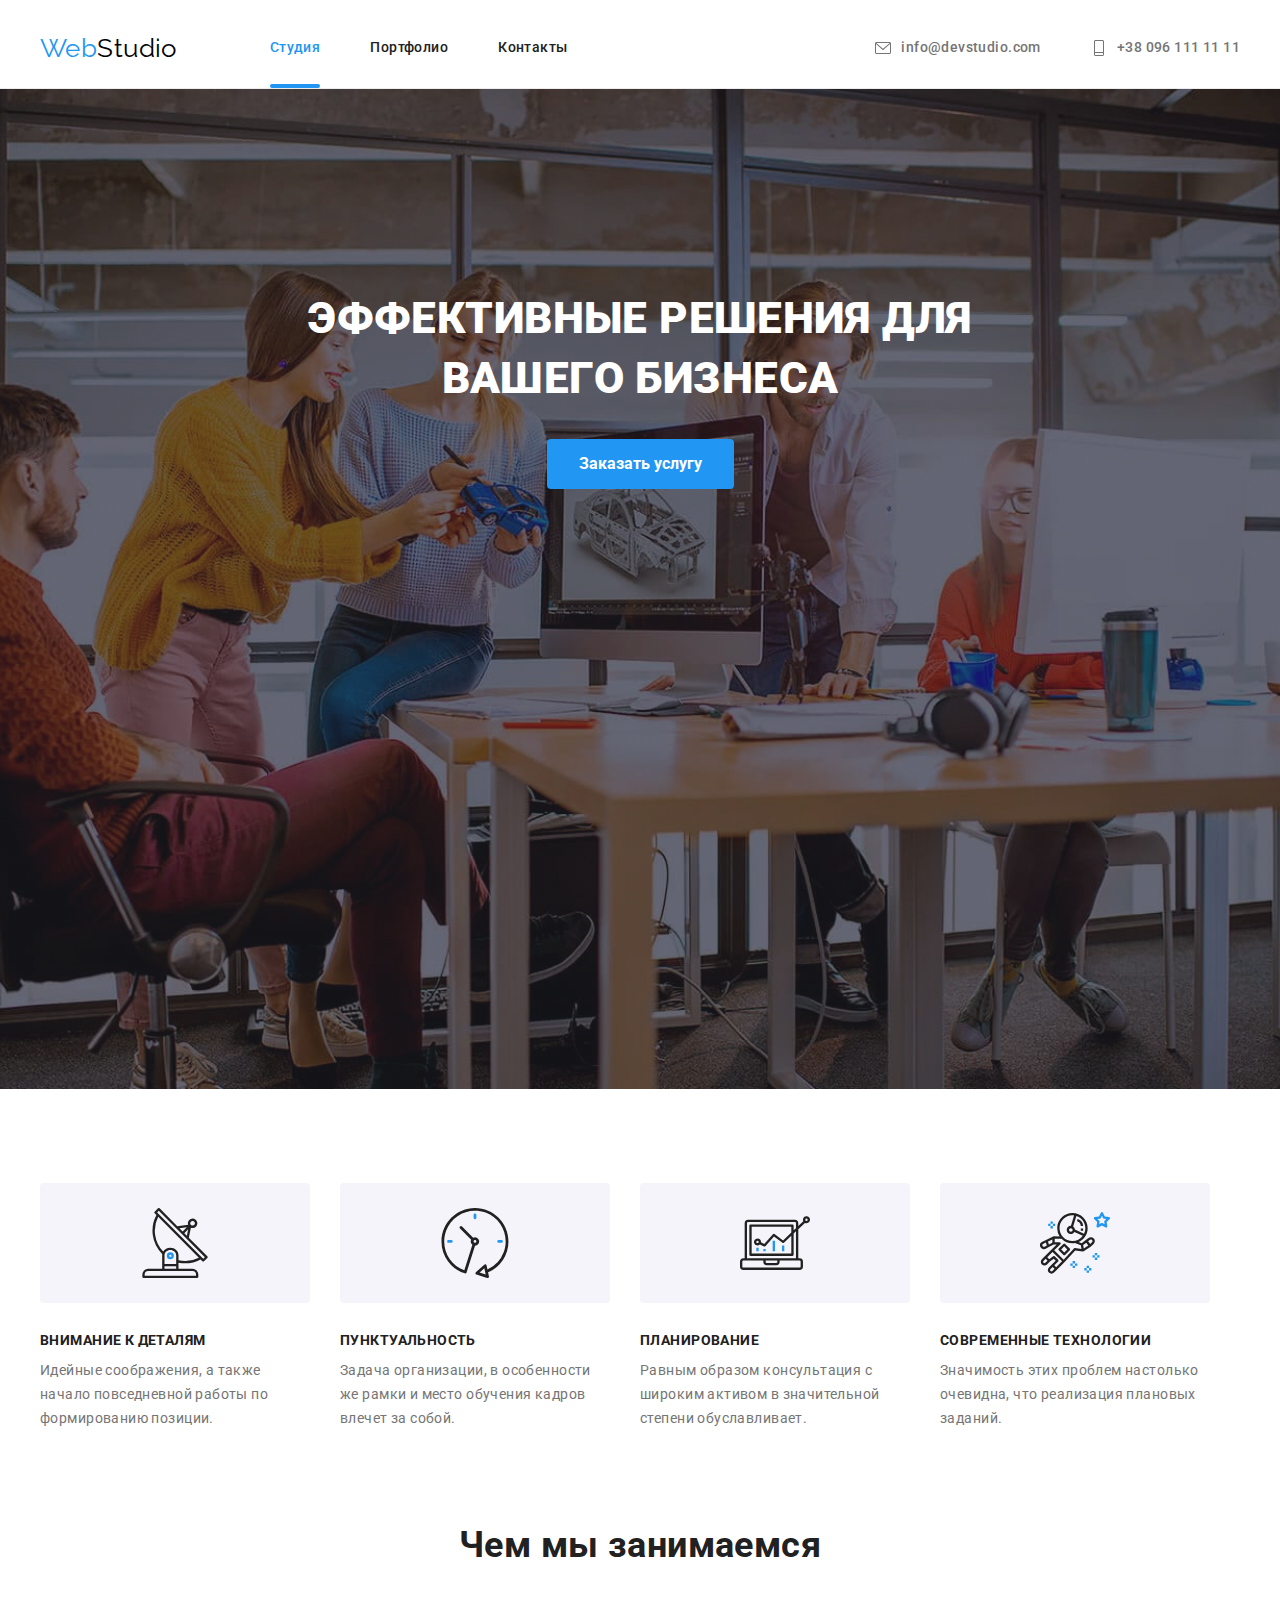
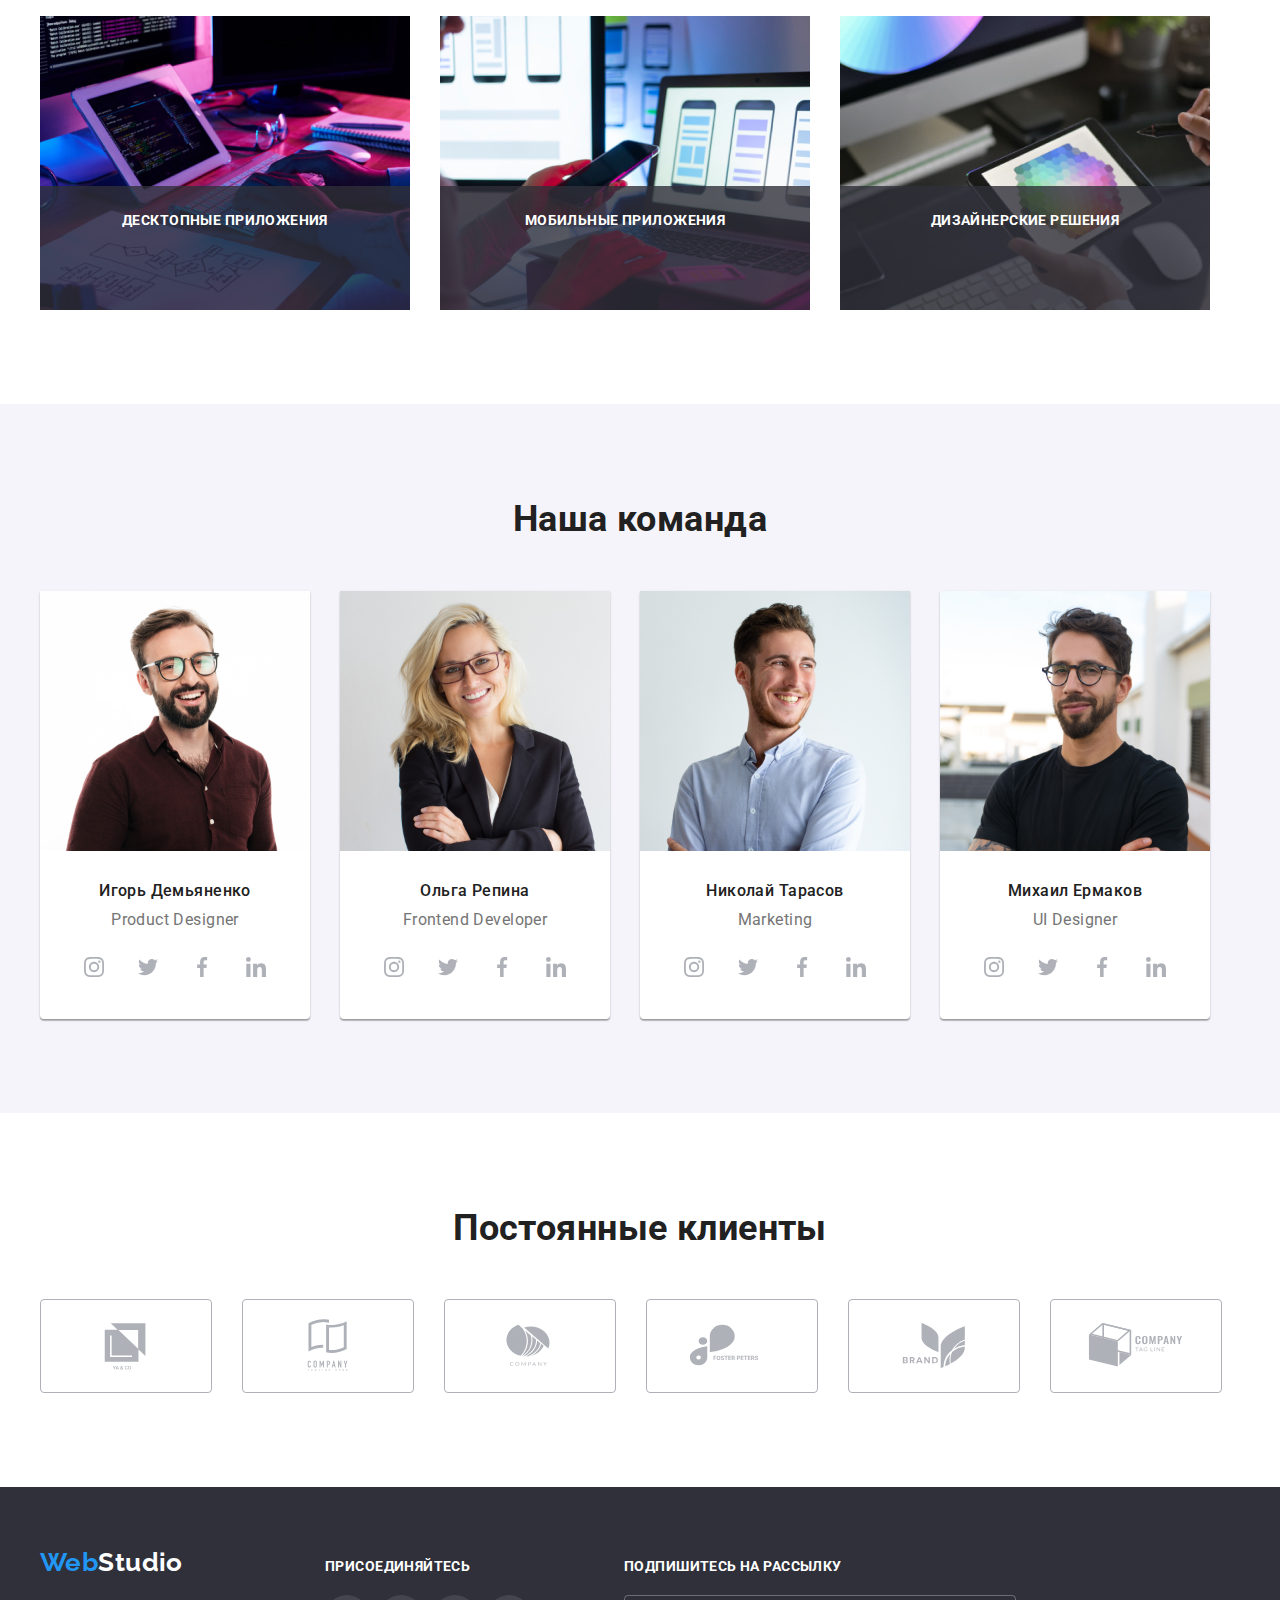
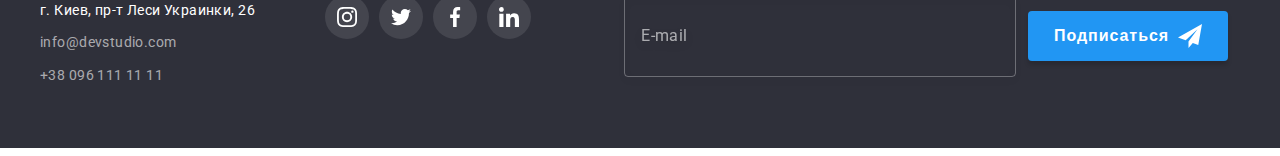
<file: index.html>
<!DOCTYPE html>
<html lang="ru">

<head>
  <meta charset="UTF-8" />
  <meta http-equiv="X-UA-Compatible" content="IE=edge" />
  <meta name="viewport" content="width=device-width, initial-scale=1.0" />
  <title>Web studio</title>
  <link href="https://fonts.googleapis.com/css2?family=Raleway:wght@700&family=Roboto:wght@400;500;700;900&display=swap"
    rel="stylesheet" />
  <link rel="stylesheet" href="https://cdnjs.cloudflare.com/ajax/libs/modern-normalize/1.1.0/modern-normalize.min.css"
    integrity="sha512-wpPYUAdjBVSE4KJnH1VR1HeZfpl1ub8YT/NKx4PuQ5NmX2tKuGu6U/JRp5y+Y8XG2tV+wKQpNHVUX03MfMFn9Q=="
    crossorigin="anonymous" referrerpolicy="no-referrer" />
  <link rel="stylesheet" href="./css/styles.css" />
</head>

<body>
  <!-- Шапка сайту -->
  <header class="head">
    <div class="container header">
      <a href="./index.html" class="logo-primary"> <span class="logo-header">Web</span>Studio</a>

      <nav>
        <ul class="nav-list">
          <li class="nav-list-item">
            <a href="./index.html" class="nav-link current">Студия</a>
          </li>
          <li class="nav-list-item"><a href="./portfolio.html" class="nav-link">Портфолио</a></li>
          <li class="nav-list-item"><a href="" class="nav-link">Контакты</a></li>
        </ul>
      </nav>

      <ul class="contacts-list">
        <li class="contacts-list-item">
          <a href="mailto:info@devstudio.com" class="contacts-link">
            <svg class="mail-icon">
              <use href="./images/icons.svg#icon-mail"></use>
            </svg>info@devstudio.com</a>
        </li>
        <li class="contacts-list-item">
          <a href="tel:+380961111111" class="contacts-link">
            <svg class="telephone-icon">
              <use href="./images/icons.svg#icon-telephone"></use>
            </svg>+38 096 111 11 11</a>
        </li>
      </ul>
    </div>
  </header>

  <!-- Унікальний контент сторінки -->
  <main>
    <section class="section-hero section">
      <div class="container">
        <h1 class="hero-title">Эффективные решения для вашего бизнеса</h1>
        <button data-modal-open type="button" class="hero-btn">Заказать услугу</button>
      </div>
      <div data-modal class="backdrop is-hidden">
        <div class="modal">
          <p class="form-title">Оставьте свои данные, мы вам перезвоним</p>
          <form autocomplete="off">
            <label class="label" for="name">Имя</label>
            <div class="form-field">
              <input class="form-input" type="text" name="name" id="name" />
              <svg class="modal-icon">
                <use href="./images/icons.svg#icon-person"></use>
              </svg>
            </div>

            <label class="label" for="telephone">Телефон</label>
            <div class="form-field">
              <input class="form-input" type="tel" name="telephone" id="telephone" />
              <svg class="modal-icon">
                <use href="./images/icons.svg#icon-phone"></use>
              </svg>
            </div>

            <label class="label" for="mail">Почта</label>
            <div class="form-field">
              <input class="form-input" type="email" name="mail" id="mail" />
              <svg class="modal-icon">
                <use href="./images/icons.svg#icon-email"></use>
              </svg>
            </div>

            <label class="label" for="coment">Комментарий</label>
            <div>
              <textarea class="coment" name="coment" id="coment" placeholder="Введите текст"></textarea>
            </div>

            <label class="checkbox-agree" for="checkbox">
            <input class="checkbox" type="checkbox" name="agree" id="checkbox">
            <span class="checkbox-icon"></span>
            Соглашаюсь с рассылкой и принимаю &nbsp; <a href="" class="condition-link"> Условия договора</a></label>

            <button class="send-btn" type="submit">Отправить</button>
            
          </form>
          <button data-modal-close type="button" class="close-btn">
            <svg class="close-icon">
              <use href="./images/icons.svg#icon-close"></use>
            </svg>
          </button>
        </div>
      </div>
    </section>

    <!-- Переваги секція -->
    <section class="pros-section section">
      <div class="container">
        <ul class="pros-list">
          <li class="pros-list-item">
            <div class="pros-icon-container">
              <svg class="pros-icon">
                <use href="./images/icons.svg#icon-antenna"></use>
              </svg>
            </div>
            <h3 class="pros-title">Внимание к деталям</h3>
            <p class="pros-text">
              Идейные соображения, а также начало повседневной работы по формированию позиции.
            </p>
          </li>
          <li class="pros-list-item">
            <div class="pros-icon-container">
              <svg class="pros-icon">
                <use href="./images/icons.svg#icon-clock"></use>
              </svg>
            </div>
            <h3 class="pros-title">Пунктуальность</h3>
            <p class="pros-text">
              Задача организации, в особенности же рамки и место обучения кадров влечет за собой.
            </p>
          </li>
          <li class="pros-list-item">
            <div class="pros-icon-container">
              <svg class="pros-icon">
                <use href="./images/icons.svg#icon-diagram"></use>
              </svg>
            </div>
            <h3 class="pros-title">Планирование</h3>
            <p class="pros-text">
              Равным образом консультация с широким активом в значительной степени обуславливает.
            </p>
          </li>
          <li class="pros-list-item">
            <div class="pros-icon-container">
              <svg class="pros-icon">
                <use href="./images/icons.svg#icon-astronaut"></use>
              </svg>
            </div>
            <h3 class="pros-title">Современные технологии</h3>
            <p class="pros-text">
              Значимость этих проблем настолько очевидна, что реализация плановых заданий.
            </p>
          </li>
        </ul>
      </div>
    </section>

    <!-- Секція робіт -->
    <section class="work section">
      <div class="container">
        <h2 class="work-title">Чем мы занимаемся</h2>
        <ul class="work-list">
          <li class="work-list-item">
            <img src="./images/box_1.jpg" alt="computer,some_notes,tablet" width="370" class="work-link" />
            <p class="work-text">Десктопные приложения</p>
          </li>
          <li class="work-list-item">
            <img src="./images/box_2.jpg" alt="phone,laptop" width="370" class="work-link" />
            <p class="work-text">Мобильные приложения</p>
          </li>
          <li class="work-list-item">
            <img src="./images/box_3.jpg" alt="tablet" width="370" class="work-link" />
            <p class="work-text">Дизайнерские решения</p>
          </li>
        </ul>
      </div>
    </section>

    <!-- Наша команда -->
    <section class="team section">
      <div class="container">
        <h2 class="team-title">Наша команда</h2>
        <ul class="team-list">
          <li class="team-list-item">
            <img src="./images/img1.jpg" alt="photo_Игорь_Демьяненко" width="270" />
            <div class="team-container">
              <h3 class="staff-title">Игорь Демьяненко</h3>
              <p class="staff-position">Product Designer</p>
              <ul class="social-list">
                <li class="social-list-item">
                  <a class="social-link" href="">
                    <svg class="social-icon">
                      <use href="./images/icons.svg#icon-instagram"></use>
                    </svg>
                  </a>
                </li>
                <li class="social-list-item">
                  <a class="social-link" href="">
                    <svg class="social-icon">
                      <use href="./images/icons.svg#icon-twitter"></use>
                    </svg>
                  </a>
                </li>
                <li class="social-list-item">
                  <a class="social-link" href="">
                    <svg class="social-icon">
                      <use href="./images/icons.svg#icon-facebook"></use>
                    </svg>
                  </a>
                </li>
                <li class="social-list-item">
                  <a class="social-link" href="">
                    <svg class="social-icon">
                      <use href="./images/icons.svg#icon-linkedin"></use>
                    </svg>
                  </a>
                </li>
              </ul>
            </div>
          </li>
          <li class="team-list-item">
            <img src="./images/img2.jpg" alt="photo_Ольга_Репина" width="270" />
            <div class="team-container">
              <h3 class="staff-title">Ольга Репина</h3>
              <p class="staff-position">Frontend Developer</p>
              <ul class="social-list">
                <li class="social-list-item">
                  <a class="social-link" href="">
                    <svg class="social-icon">
                      <use href="./images/icons.svg#icon-instagram"></use>
                    </svg>
                  </a>
                </li>
                <li class="social-list-item">
                  <a class="social-link" href="">
                    <svg class="social-icon">
                      <use href="./images/icons.svg#icon-twitter"></use>
                    </svg>
                  </a>
                </li>
                <li class="social-list-item">
                  <a class="social-link" href="">
                    <svg class="social-icon">
                      <use href="./images/icons.svg#icon-facebook"></use>
                    </svg>
                  </a>
                </li>
                <li class="social-list-item">
                  <a class="social-link" href="">
                    <svg class="social-icon">
                      <use href="./images/icons.svg#icon-linkedin"></use>
                    </svg>
                  </a>
                </li>
              </ul>
            </div>
          </li>
          <li class="team-list-item">
            <img src="./images/img3.jpg" alt="photo_Николай_Тарасов" width="270" />
            <div class="team-container">
              <h3 class="staff-title">Николай Тарасов</h3>
              <p class="staff-position">Marketing</p>
              <ul class="social-list">
                <li class="social-list-item">
                  <a class="social-link" href="">
                    <svg class="social-icon">
                      <use href="./images/icons.svg#icon-instagram"></use>
                    </svg>
                  </a>
                </li>
                <li class="social-list-item">
                  <a class="social-link" href="">
                    <svg class="social-icon">
                      <use href="./images/icons.svg#icon-twitter"></use>
                    </svg>
                  </a>
                </li>
                <li class="social-list-item">
                  <a class="social-link" href="">
                    <svg class="social-icon">
                      <use href="./images/icons.svg#icon-facebook"></use>
                    </svg>
                  </a>
                </li>
                <li class="social-list-item">
                  <a class="social-link" href="">
                    <svg class="social-icon">
                      <use href="./images/icons.svg#icon-linkedin"></use>
                    </svg>
                  </a>
                </li>
              </ul>
            </div>
          </li>
          <li class="team-list-item">
            <img src="./images/img4.jpg" alt="photo_Михаил_Ермаков" width="270" />
            <div class="team-container">
              <h3 class="staff-title">Михаил Ермаков</h3>
              <p class="staff-position">UI Designer</p>
              <ul class="social-list">
                <li class="social-list-item">
                  <a class="social-link" href="">
                    <svg class="social-icon">
                      <use href="./images/icons.svg#icon-instagram"></use>
                    </svg>
                  </a>
                </li>
                <li class="social-list-item">
                  <a class="social-link" href="">
                    <svg class="social-icon">
                      <use href="./images/icons.svg#icon-twitter"></use>
                    </svg>
                  </a>
                </li>
                <li class="social-list-item">
                  <a class="social-link" href="">
                    <svg class="social-icon">
                      <use href="./images/icons.svg#icon-facebook"></use>
                    </svg>
                  </a>
                </li>
                <li class="social-list-item">
                  <a class="social-link" href="">
                    <svg class="social-icon">
                      <use href="./images/icons.svg#icon-linkedin"></use>
                    </svg>
                  </a>
                </li>
              </ul>
            </div>
          </li>
        </ul>
      </div>
    </section>

    <!-- Постійні клієнти -->
    <section class="clients-section">
      <div class="container">
        <h2 class="clients-title">Постоянные клиенты</h2>
        <ul class="clients-list">
          <li class="clients-list-item">
            <a href="" class="clients-link">
              <svg class="clients-icon">
                <use href="./images/icons.svg#icon-client1"></use>
              </svg>
            </a>
          </li>
          <li class="clients-list-item">
            <a href="" class="clients-link">
              <svg class="clients-icon">
                <use href="./images/icons.svg#icon-client2"></use>
              </svg>
            </a>
          </li>
          <li class="clients-list-item">
            <a href="" class="clients-link">
              <svg class="clients-icon">
                <use href="./images/icons.svg#icon-client3"></use>
              </svg>
            </a>
          </li>
          <li class="clients-list-item">
            <a href="" class="clients-link">
              <svg class="clients-icon">
                <use href="./images/icons.svg#icon-client4"></use>
              </svg>
            </a>
          </li>
          <li class="clients-list-item">
            <a href="" class="clients-link">
              <svg class="clients-icon">
                <use href="./images/icons.svg#icon-client5"></use>
              </svg>
            </a>
          </li>
          <li class="clients-list-item">
            <a href="" class="clients-link">
              <svg class="clients-icon">
                <use href="./images/icons.svg#icon-client6"></use>
              </svg>
            </a>
          </li>
        </ul>
      </div>
    </section>
  </main>

  <!-- Підвал сайту -->
  <footer class="footer">
    <div class="container footer-container">
      <div class="address-container">
        <a href="./index.html" class="logo-secondary"><span class="logo-header">Web</span>Studio</a>
        <address class="address">
          <ul class="contacts-footer">
            <li class="contacts-footer-item">
              <a href="" class="address-link">г. Киев, пр-т Леси Украинки, 26</a>
            </li>
            <li class="contacts-footer-item">
              <a href="mailto:info@devstudio.com" class="footer-link">info@devstudio.com</a>
            </li>
            <li class="contacts-footer-item">
              <a href="tel:+380961111111" class="footer-link">+38 096 111 11 11</a>
            </li>
          </ul>
        </address>
      </div>
      <div class="join-container">
        <h3 class="join-title">присоединяйтесь</h3>
        <ul class="join-list">
          <li class="join-list-item">
            <a href="" class="join-link">
              <svg class="join-icon">
                <use href="./images/icons.svg#icon-instagram"></use>
              </svg>
            </a>
          </li>
          <li class="join-list-item">
            <a href="" class="join-link">
              <svg class="join-icon">
                <use href="./images/icons.svg#icon-twitter"></use>
              </svg>
            </a>
          </li>
          <li class="join-list-item">
            <a href="" class="join-link">
              <svg class="join-icon">
                <use href="./images/icons.svg#icon-facebook"></use>
              </svg>
            </a>
          </li>
          <li class="join-list-item">
            <a href="" class="join-link">
              <svg class="join-icon">
                <use href="./images/icons.svg#icon-linkedin"></use>
              </svg>
            </a>
          </li>
        </ul>
      </div>
      <div class="footer-subscription">
        <p class="footer-label">Подпишитесь на рассылку</p>
        <form class="footer-form" autocomplete="off">
            <input class="footer-input" type="email" name="email" placeholder="E-mail" />
          <button class="footer-btn" type="submit">
            Подписаться
            <svg class="footer-icon">
              <use href="./images/icons.svg#icon-send"></use>
            </svg>
          </button>
        </form>
      </div>
    </div>
  </footer>
  <script src="./modal.js"></script>
</body>

</html>
</file>
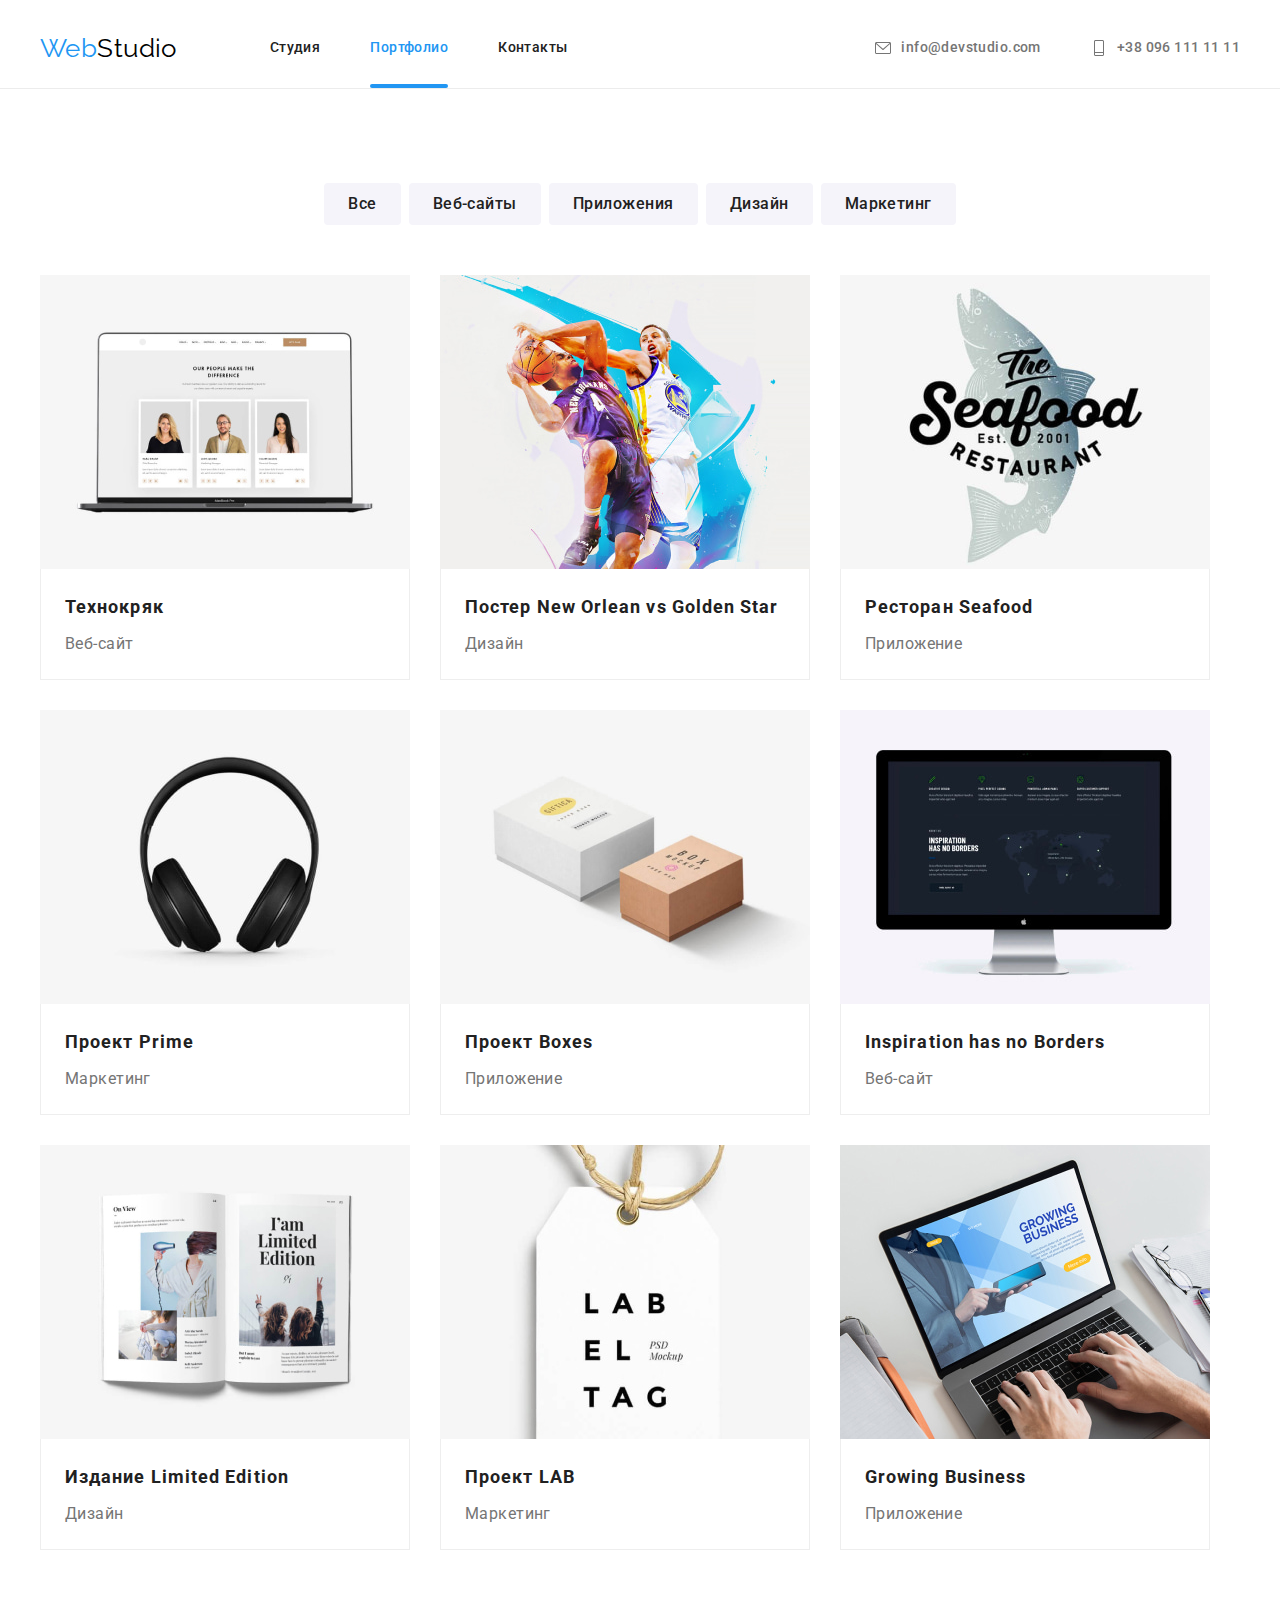
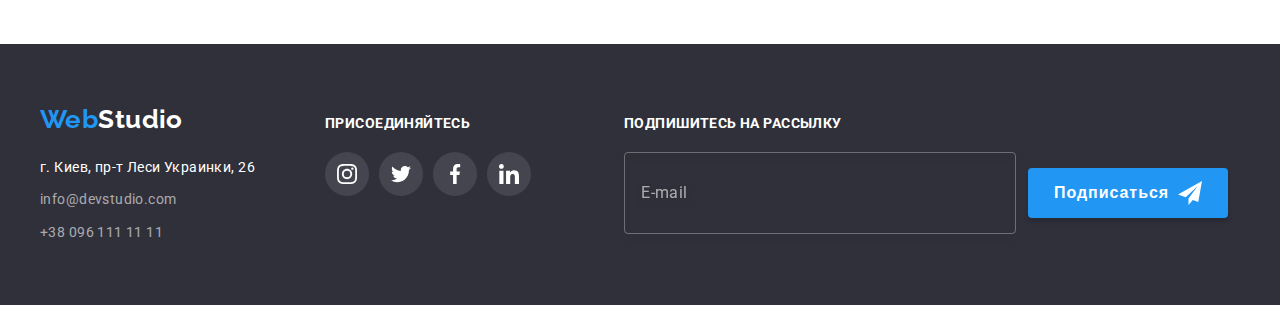
<file: portfolio.html>
<!DOCTYPE html>
<html lang="ru">

<head>
  <meta charset="UTF-8" />
  <meta http-equiv="X-UA-Compatible" content="IE=edge" />
  <meta name="viewport" content="width=device-width, initial-scale=1.0" />
  <title>Web studio</title>
  <link href="https://fonts.googleapis.com/css2?family=Raleway:wght@700&family=Roboto:wght@400;500;700;900&display=swap"
    rel="stylesheet" />
  <link rel="stylesheet" href="https://cdnjs.cloudflare.com/ajax/libs/modern-normalize/1.1.0/modern-normalize.min.css"
    integrity="sha512-wpPYUAdjBVSE4KJnH1VR1HeZfpl1ub8YT/NKx4PuQ5NmX2tKuGu6U/JRp5y+Y8XG2tV+wKQpNHVUX03MfMFn9Q=="
    crossorigin="anonymous" referrerpolicy="no-referrer" />
  <link rel="stylesheet" href="./css/styles.css" />
</head>

<body class="body-portfolio">
  <!-- Шапка сайту -->
  <header class="head">
    <div class="container header">
      <a href="./index.html" class="logo-primary"> <span class="logo-header">Web</span>Studio</a>

      <nav>
        <ul class="nav-list">
          <li class="nav-list-item">
            <a href="./index.html" class="nav-link">Студия</a>
          </li>
          <li class="nav-list-item">
            <a href="./portfolio.html" class="nav-link current">Портфолио</a>
          </li>
          <li class="nav-list-item"><a href="" class="nav-link">Контакты</a></li>
        </ul>
      </nav>

      <ul class="contacts-list">
        <li class="contacts-list-item">
          <a href="mailto:info@devstudio.com" class="contacts-link">
            <svg class="mail-icon">
              <use href="./images/icons.svg#icon-mail"></use>
            </svg>info@devstudio.com</a>
        </li>
        <li class="contacts-list-item">
          <a href="tel:+380961111111" class="contacts-link">
            <svg class="telephone-icon">
              <use href="./images/icons.svg#icon-telephone"></use>
            </svg>+38 096 111 11 11</a>
        </li>
      </ul>
    </div>
  </header>

  <!-- Унікальний контент сторінки -->
  <main>
    <section class="portfolio-section">
      <div class="container">
        <ul class="btn-list">
          <li class="btn-list-item"><button type="button" class="portfolio-btn">Все</button></li>
          <li class="btn-list-item">
            <button type="button" class="portfolio-btn">Веб-сайты</button>
          </li>
          <li class="btn-list-item">
            <button type="button" class="portfolio-btn">Приложения</button>
          </li>
          <li class="btn-list-item">
            <button type="button" class="portfolio-btn">Дизайн</button>
          </li>
          <li class="btn-list-item">
            <button type="button" class="portfolio-btn">Маркетинг</button>
          </li>
        </ul>

        <ul class="portfolio-list">
          <li class="portfolio-list-item">
            <a href="" class="portfolio-link">
              <div class="thumb">
                <img class="portfolio-img" src="./images/portfolio/portf1.jpg" alt="Ноутбук" width="370" />
                <div class="overlay">Ресурс предлагает комплексные предложения с разным уровнем функционала и сервисов. Все это позволит посетителю получить исчерпывающие сведения о компании или частном лице.</div>
              </div>
              <div class="portfolio-container">
                <h2 class="portfolio-title">Технокряк</h2>
                <p class="portfolio-text">Веб-сайт</p>
              </div>
            </a>
          </li>
          <li class="portfolio-list-item">
            <a href="" class="portfolio-link">
              <div class="thumb">
                <img class="portfolio-img" src="./images/portfolio/portf2.jpg" alt="Ноутбук" width="370" />
                <div class="overlay">Ресурс предлагает комплексные предложения с разным уровнем функционала и сервисов. Все это позволит посетителю получить исчерпывающие сведения о компании или частном лице.</div>
              </div>
              <div class="portfolio-container">
                <h2 class="portfolio-title">Постер New Orlean vs Golden Star</h2>
                <p class="portfolio-text">Дизайн</p>
              </div>
            </a>
          </li>
          <li class="portfolio-list-item">
            <a href="" class="portfolio-link"><div class="thumb">
                <img class="portfolio-img" src="./images/portfolio/portf3.jpg" alt="Ноутбук" width="370" />
                <div class="overlay">Ресурс предлагает комплексные предложения с разным уровнем функционала и сервисов. Все это позволит посетителю получить исчерпывающие сведения о компании или частном лице.</div>
              </div>
              <div class="portfolio-container">
                <h2 class="portfolio-title">Ресторан Seafood</h2>
                <p class="portfolio-text">Приложение</p>
              </div>
            </a>
          </li>
          <li class="portfolio-list-item">
            <a href="" class="portfolio-link"><div class="thumb">
                <img class="portfolio-img" src="./images/portfolio/portf4.jpg" alt="Ноутбук" width="370" />
                <div class="overlay">Ресурс предлагает комплексные предложения с разным уровнем функционала и сервисов. Все это позволит посетителю получить исчерпывающие сведения о компании или частном лице.</div>
              </div>
              <div class="portfolio-container">
                <h2 class="portfolio-title">Проект Prime</h2>
                <p class="portfolio-text">Маркетинг</p>
              </div>
            </a>
          </li>
          <li class="portfolio-list-item">
            <a href="" class="portfolio-link"><div class="thumb">
                <img class="portfolio-img" src="./images/portfolio/portf5.jpg" alt="Ноутбук" width="370" />
                <div class="overlay">Ресурс предлагает комплексные предложения с разным уровнем функционала и сервисов. Все это позволит посетителю получить исчерпывающие сведения о компании или частном лице.</div>
              </div>
              <div class="portfolio-container">
                <h2 class="portfolio-title">Проект Boxes</h2>
                <p class="portfolio-text">Приложение</p>
              </div>
            </a>
          </li>
          <li class="portfolio-list-item">
            <a href="" class="portfolio-link"><div class="thumb">
                <img class="portfolio-img" src="./images/portfolio/portf6.jpg" alt="Ноутбук" width="370" />
                <div class="overlay">Ресурс предлагает комплексные предложения с разным уровнем функционала и сервисов. Все это позволит посетителю получить исчерпывающие сведения о компании или частном лице.</div>
              </div>
              <div class="portfolio-container">
                <h2 class="portfolio-title">Inspiration has no Borders</h2>
                <p class="portfolio-text">Веб-сайт</p>
              </div>
            </a>
          </li>
          <li class="portfolio-list-item">
            <a href="" class="portfolio-link"><div class="thumb">
                <img class="portfolio-img" src="./images/portfolio/portf7.jpg" alt="Ноутбук" width="370" />
                <div class="overlay">Ресурс предлагает комплексные предложения с разным уровнем функционала и сервисов. Все это позволит посетителю получить исчерпывающие сведения о компании или частном лице.</div>
              </div>
              <div class="portfolio-container">
                <h2 class="portfolio-title">Издание Limited Edition</h2>
                <p class="portfolio-text">Дизайн</p>
              </div>
            </a>
          </li>
          <li class="portfolio-list-item">
            <a href="" class="portfolio-link"><div class="thumb">
                <img class="portfolio-img" src="./images/portfolio/portf8.jpg" alt="Ноутбук" width="370" />
                <div class="overlay">Ресурс предлагает комплексные предложения с разным уровнем функционала и сервисов. Все это позволит посетителю получить исчерпывающие сведения о компании или частном лице.</div>
              </div>
              <div class="portfolio-container">
                <h2 class="portfolio-title">Проект LAB</h2>
                <p class="portfolio-text">Маркетинг</p>
              </div>
            </a>
          </li>
          <li class="portfolio-list-item">
            <a href="" class="portfolio-link"><div class="thumb">
                <img class="portfolio-img" src="./images/portfolio/portf9.jpg" alt="Ноутбук" width="370" />
                <div class="overlay">Ресурс предлагает комплексные предложения с разным уровнем функционала и сервисов. Все это позволит посетителю получить исчерпывающие сведения о компании или частном лице.</div>
              </div>
              <div class="portfolio-container">
                <h2 class="portfolio-title">Growing Business</h2>
                <p class="portfolio-text">Приложение</p>
              </div>
            </a>
          </li>
        </ul>
      </div>
    </section>
  </main>

  <!-- Підвал сайту -->
  <footer class="footer">
    <div class="container footer-container">
      <div class="address-container">
        <a href="./index.html" class="logo-secondary"><span class="logo-header">Web</span>Studio</a>
        <address class="address">
          <ul class="contacts-footer">
            <li class="contacts-footer-item">
              <a href="" class="address-link">г. Киев, пр-т Леси Украинки, 26</a>
            </li>
            <li class="contacts-footer-item">
              <a href="mailto:info@devstudio.com" class="footer-link">info@devstudio.com</a>
            </li>
            <li class="contacts-footer-item">
              <a href="tel:+380961111111" class="footer-link">+38 096 111 11 11</a>
            </li>
          </ul>
        </address>
      </div>
      <div class="join-container">
        <h3 class="join-title">присоединяйтесь</h3>
        <ul class="join-list">
          <li class="join-list-item">
            <a href="" class="join-link">
              <svg class="join-icon">
                <use href="./images/icons.svg#icon-instagram"></use>
              </svg>
            </a>
          </li>
          <li class="join-list-item">
            <a href="" class="join-link">
              <svg class="join-icon">
                <use href="./images/icons.svg#icon-twitter"></use>
              </svg>
            </a>
          </li>
          <li class="join-list-item">
            <a href="" class="join-link">
              <svg class="join-icon">
                <use href="./images/icons.svg#icon-facebook"></use>
              </svg>
            </a>
          </li>
          <li class="join-list-item">
            <a href="" class="join-link">
              <svg class="join-icon">
                <use href="./images/icons.svg#icon-linkedin"></use>
              </svg>
            </a>
          </li>
        </ul>
      </div>
      <div class="footer-subscription">
        <p class="footer-label">Подпишитесь на рассылку</p>
        <form class="footer-form" autocomplete="off">
            <input class="footer-input" type="email" name="email" placeholder="E-mail" />
          <button class="footer-btn" type="submit">
            Подписаться
            <svg class="footer-icon">
              <use href="./images/icons.svg#icon-send"></use>
            </svg>
          </button>
        </form>
      </div>
    </div>
  </footer>
</body>

</html>
</file>
<file: css/styles.css>
/* основний колір тексту #757575*/
/* колір заголовків #212121 */
/* другорядний колір заголовків #2196F3 */
/* колір герой #FFFFFF */

:root {
  --primary-color: #757575;
  --title-color: #212121;
  --secondary-title-color: #2196f3;
  --logo-color: #000000;
  --background-color: #2f303a;
  --hero-color: #ffffff;
}

body {
  margin-right: auto;
  margin-left: auto;
  background-color: var(--hero-color);
  color: var(--primary-color);
  font-family: Roboto, sans-serif;
  font-size: 14px;
  font-weight: 400;
  line-height: 1.7;
  letter-spacing: 0.03em;
}

li {
  list-style-type: none;
}

h1,
h2,
h3,
h4,
h5,
h6,
p,
ul {
  margin: 0;
  padding: 0;
}

.container {
  width: 1200px;
  margin-right: auto;
  margin-left: auto;
  padding-right: 15px;
  padding-left: 15px;
}

img {
  display: block;
}

/* Стилізація хедеру */
.head {
  border-bottom: 1px solid #ececec;
}

.header {
  display: flex;
  align-items: center;
}

.nav-list,
.contacts-list {
  margin: 0;
  padding: 0;
  display: flex;
}

.contacts-list {
  margin-left: auto;
}

.contacts-list-item:not(:last-child) {
  margin-right: 50px;
}

.nav-list-item:not(:last-child) {
  margin-right: 50px;
}

.contacts-link,
.nav-link {
  display: block;
  color: var(--primary-color);
  font-weight: 500;
  line-height: 1.14;
  text-decoration: none;
}

.mail-icon,
.telephone-icon {
  width: 16px;
  height: 16px;
  margin-right: 10px;
  fill: currentColor;
}

.contacts-link {
  display: flex;
  justify-content: center;
  align-items: center;
  padding-top: 32px;
  padding-bottom: 32px;

  transition: color 250ms cubic-bezier(0.4, 0, 0.2, 1);
}

.contacts-link:hover,
.contacts-link:focus {
  color: var(--secondary-title-color);
}

.nav-link {
  position: relative;
  display: block;
  color: var(--title-color);
  padding-top: 32px;
  padding-bottom: 32px;

  transition: color 250ms cubic-bezier(0.4, 0, 0.2, 1);
}

.nav-link:hover,
.nav-link:focus {
  color: var(--secondary-title-color);
}

.nav-link:active {
  color: var(--secondary-title-color);
}

.nav-link.current {
  color: var(--secondary-title-color);
}

.nav-link.current::after {
  content: '';
  position: absolute;
  left: 0;
  bottom: 0;
  display: block;
  width: 100%;
  height: 4px;
  background-color: #2196f3;
  border-radius: 2px;
}

.logo-primary {
  color: var(--logo-color);
  margin-right: 93px;
}
.logo-header {
  color: var(--secondary-title-color);
}
.logo,
.logo-primary {
  display: block;
  font-family: Raleway;
  font-size: 26px;
  line-height: 1.19;
  text-decoration: none;
}

/* Стилізація мейну */
.hero-title {
  max-width: 696px;
  margin-bottom: 30px;
  margin-right: auto;
  margin-left: auto;
  color: var(--hero-color);
  font-weight: 900;
  font-size: 44px;
  line-height: 1.36;
  text-align: center;
  text-transform: uppercase;
}

.section {
  padding-bottom: 94px;
}

.section-hero {
  padding-top: 200px;
  padding-bottom: 200px;
  margin-right: auto;
  margin-left: auto;
  max-width: 1600px;
  height: 600px;
  background-image: linear-gradient(to right, rgba(47, 48, 58, 0.4), rgba(47, 48, 58, 0.4)),
    url(../images/hero.jpg);
  background-size: cover;
  background-position: center;
}

.hero-btn {
  display: block;
  margin-right: auto;
  margin-left: auto;
  border-radius: 4px;
  padding: 10px 32px;
  border: 0;
  color: var(--hero-color);
  background-color: var(--secondary-title-color);
  font-family: Roboto;
  font-weight: 700;
  font-size: 16px;
  line-height: 1.88;
}

.hero-btn:hover,
.hero-btn:focus {
  cursor: pointer;
}

.backdrop {
  position: fixed;
  z-index: 999;
  top: 0;
  left: 0;
  width: 100%;
  height: 100%;
  background-color: rgba(0, 0, 0, 0.2);
  transform: scale(1);
  transition: transform 250ms cubic-bezier(0.4, 0, 0.2, 1),
  opacity 250ms cubic-bezier(0.4, 0, 0.2, 1);
}

.backdrop.is-hidden {
  opacity: 0;
  pointer-events: none;
  transform: scale(1.2);
  transition: 250ms cubic-bezier(0.4, 0, 0.2, 1);;
}

.modal {
  padding: 40px;
  width: 528px;
  height: 581px;
  background-color: var(--hero-color);
  position: absolute;
  top: 50%;
  left: 50%;
  transform: translate(-50%, -50%);
}

.close-btn {
  position: absolute;
  top: 8px;
  right: 8px;
  display: flex;
  justify-content: center;
  align-items: center;
  width: 30px;
  height: 30px;
  border-radius: 50%;
  border: 1px solid rgba(0, 0, 0, 0.1);
  background-color: var(--hero-color);
  cursor: pointer;
  transition: fill 250ms cubic-bezier(0.4, 0, 0.2, 1);
}

.close-icon {
  height: 100%;
}

.close-btn:hover,
.close-btn:focus {
  fill: var(--secondary-title-color);
}

.form-title {
  margin-bottom: 11px;
font-weight: 700;
font-size: 20px;
line-height: 1.15;
text-align: center;

color: var(--title-color)
}

.label {
  display: block;
  margin-bottom: 4px;
font-size: 12px;
line-height: 1.17;
letter-spacing: 0.01em;

color: var(--primary-color)
}

.form-field {
  position: relative;
}

.form-input {
  display: block;
  width: 448px;
height: 40px;
margin-bottom: 10px;
padding: 14px 15px;
padding-left: 42px;
border: 1px solid rgba(33, 33, 33, 0.2);
border-radius: 4px;
transition: border-color 250ms cubic-bezier(0.4, 0, 0.2, 1);
}

.form-input:hover,
.form-input:focus {
  border-color: var(--secondary-title-color);
  outline: none;
}

.form-input:focus + .modal-icon {
  fill: var(--secondary-title-color);
}

.modal-icon {
  position: absolute;
  top: 50%;
  left: 15px;
  width: 18px;
  height: 18px;
  transform: translateY(-50%);
  transition: fill 250ms cubic-bezier(0.4, 0, 0.2, 1);
}

.coment {
  display: block;
  margin-bottom: 20px;
  padding: 12px 16px;
  width: 448px;
  height: 120px;
  border: 1px solid rgba(33, 33, 33, 0.2);
border-radius: 4px;
resize: none;
transition: border-color 250ms cubic-bezier(0.4, 0, 0.2, 1);
}

.coment:hover,
.coment:focus {
  border-color: var(--secondary-title-color);
  outline: none;
}

.condition-link {
  color: var(--secondary-title-color);
  text-decoration: underline;
}

.checkbox-agree {
  display: flex;
  align-items: center;
  justify-content: center;
  margin-bottom: 30px;
line-height: 1.7;

color: var(--primary-color)
}

.checkbox {
  position: absolute;
  appearance: none;
}

.checkbox-icon {
  display: inline-block;
  margin-right: 7px;
  width: 16px;
  height: 15px;
  background-color: transparent;
  border: 1px solid var(--title-color);
  border-radius: 2px;
}

.checkbox:focus + .checkbox-icon {
  border: 2px solid var(--logo-color);
}

.checkbox:checked + .checkbox-icon {
  background-image: url(../images/checkbox.svg);
  background-size: contain;
  border-color: var(--secondary-title-color)
}

.send-btn {
  display: block;
padding: 10px 55px;
margin-right: auto;
margin-left: auto;
background-color: var(--secondary-title-color);
color: var(--hero-color);
font-weight: 700;
font-size: 16px;
line-height: 1.88;
text-align: center;
letter-spacing: 0.06em;
border: none;
box-shadow: 0px 4px 4px rgba(0, 0, 0, 0.15);
border-radius: 4px;
cursor: pointer;
}

.pros-list,
.work-list,
.team-list {
  display: flex;
}

.pros-section {
  padding-top: 94px;
}

.pros-list-item {
  width: 270px;
}

.pros-list-item:not(:last-child) {
  margin-right: 30px;
}

.pros-icon-container {
  width: 270px;
  height: 120px;
  display: flex;
  justify-content: center;
  align-items: center;
  margin-bottom: 30px;
  background-color: #f5f4fa;
  border-radius: 4px;
}

.pros-icon {
  width: 70px;
  height: 70px;
}

.pros-title {
  margin-bottom: 10px;
  color: var(--title-color);
  font-size: 14px;
  font-weight: 700;
  line-height: 1.14;
  text-transform: uppercase;
}

.work-list-item:not(:last-child) {
  margin-right: 30px;
}

.work-list-item {
  position: relative;
}


.work-title,
.team-title {
  margin-bottom: 50px;
  color: var(--title-color);
  font-size: 36px;
  line-height: 1.17;
  text-align: center;
}

.work-text {
  position: absolute;
  left: 0;
  bottom: 0;
  width: 100%;
  height: 70px;
  padding-top: 27px;
  padding-bottom: 27px;

  font-weight: 700;
  line-height: 1.14;
  text-align: center;
  text-transform: uppercase;

  color: var(--hero-color);
  background: rgba(47, 48, 58, 0.8);
}


/* Наша команда */

.team {
  padding-top: 94px;
  padding-bottom: 94px;
  background-color: #f5f4fa;
}

.team-list-item {
  border-bottom-right-radius: 4px;
  border-bottom-left-radius: 4px;
  box-shadow: 0px 1px 3px rgba(0, 0, 0, 0.12), 0px 1px 1px rgba(0, 0, 0, 0.14),
    0px 2px 1px rgba(0, 0, 0, 0.2);
  background-color: var(--hero-color);
  text-align: center;
}

.team-list-item:not(:last-child) {
  margin-right: 30px;
}

.team-container {
  padding-top: 30px;
  padding-right: 32px;
  padding-bottom: 30px;
  padding-left: 32px;
}

.staff-title {
  margin-bottom: 10px;
  color: var(--title-color);
  font-size: 16px;
  font-weight: 500;
  line-height: 1.19;
}

.staff-position {
  margin-bottom: 16px;
  font-size: 16px;
  line-height: 1.19;
}

.social-list {
  display: flex;
}

.social-list-item:not(:last-child) {
  margin-right: 10px;
}

.social-link {
  display: flex;
  justify-content: center;
  align-items: center;
  width: 44px;
  height: 44px;
  border-radius: 50%;

  transition: background-color 250ms cubic-bezier(0.4, 0, 0.2, 1);
}

.social-icon {
  width: 20px;
  height: 20px;
  fill: #afb1b8;

  transition: fill 250ms cubic-bezier(0.4, 0, 0.2, 1);
}

.social-link:hover,
.social-link:focus {
  background-color: var(--secondary-title-color);
  border-radius: 50%;
}

.social-link:hover .social-icon,
.social-link:focus .social-icon {
  fill: var(--hero-color);
}

/* Постійні клієнти */

.clients-section {
  padding-top: 94px;
  padding-bottom: 94px;
}

.clients-title {
  margin-bottom: 50px;
  font-weight: 700;
  font-size: 36px;
  line-height: 1.17;
  text-align: center;

  color: var(--title-color);
}

.clients-list {
  display: flex;
}

.clients-list-item:not(:last-child) {
  margin-right: 30px;
}

.clients-link {
  display: flex;
  justify-content: center;
  align-items: center;
  width: 170px;
  height: 92px;
  border: 1px solid #afb1b8;
  border-radius: 4px;

  transition: border 250ms cubic-bezier(0.4, 0, 0.2, 1);
}

.clients-link:hover,
.clients-link:focus {
  border: 1px solid var(--secondary-title-color);
}

.clients-icon {
  width: 106px;
  height: 60px;
  fill: #afb1b8;

  transition: fill 250ms cubic-bezier(0.4, 0, 0.2, 1);
}

.clients-icon:hover,
.clients-icon:focus {
  fill: var(--secondary-title-color);
}

.clients-link:hover .clients-icon,
.clients-link:focus .clients-icon {
  fill: var(--secondary-title-color);
}

/* Футер */

.footer {
  padding-top: 60px;
  padding-bottom: 60px;
}

.logo,
.logo-secondary {
  font-family: Raleway;
  font-size: 26px;
  font-weight: 700;
  line-height: 1.19;
  text-decoration: none;
  background-color: #2f303a;
}

.logo-secondary {
  color: var(--hero-color);
}

.footer,
.section-hero {
  background-color: var(--background-color);
}

.address {
  margin-top: 20px;
  font-style: normal;
}

.address-link {
  color: var(--hero-color);
  text-decoration: none;
}

.contacts-footer-item:not(:last-child) {
  margin-bottom: 9px;
}

.footer-link {
  color: #ffffff99;
  text-decoration: none;
}

.address-container {
  margin-right: 70px;
}

.footer-container {
  display: flex;
  align-items: baseline;
}

.join-title {
  margin-bottom: 20px;
  font-size: 14px;
  font-weight: 700;
  line-height: 1.14;
  text-transform: uppercase;

  color: var(--hero-color);
}

.join-list {
  display: flex;
}

.join-list-item:not(:last-child) {
  margin-right: 10px;
}

.join-link {
  display: flex;
  justify-content: center;
  align-items: center;
  width: 44px;
  height: 44px;
  border-radius: 50%;
  background-color: rgba(255, 255, 255, 0.1);

  transition: background-color 250ms cubic-bezier(0.4, 0, 0.2, 1);
}

.join-icon {
  width: 20px;
  height: 20px;
  fill: var(--hero-color);
}

.join-link:hover,
.join-link:focus {
  background-color: var(--secondary-title-color);
}

.footer-subscription {
  margin-left: 93px;
}

.footer-form {
display: flex;
justify-content: center;
align-items: center;
}

.footer-label {
  display: block;
  margin-bottom: 20px;

font-weight: 700;
line-height: 1.14;
text-transform: uppercase;

color: var(--hero-color)
}

.footer-input {
  padding: 15px 16px;
  margin-right: 12px;
  width: 358px;
height: 50px;
  border: 1px solid rgba(255, 255, 255, 0.3);
filter: drop-shadow(0px 4px 4px rgba(0, 0, 0, 0.15));
border-radius: 4px;
background-color: transparent;

font-size: 16px;
font-family: Roboto;
line-height: 1.25;
color: var(--hero-color);
}

.footer-input::placeholder {
font-size: 16px;
line-height: 1.25;

display: flex;
align-items: center;
letter-spacing: 0.03em;

color: rgba(255, 255, 255, 0.6);
}

.footer-btn {
  display: flex;
  justify-content: center;
  align-items: center;
width: 200px;
height: 50px;
padding-top: 10px;
padding-bottom: 10px;

background-color: var(--secondary-title-color);
border-color: transparent;
box-shadow: 0px 4px 4px rgba(0, 0, 0, 0.15);
border-radius: 4px;

font-weight: 700;
font-size: 16px;
line-height: 1.88;
letter-spacing: 0.06em;

color: var(--hero-color);

cursor: pointer;
}

.footer-icon {
  width: 24px;
  height: 24px;
  margin-left: 9px;
}

/* Стилізація порфоліо */

.body-portfolio {
  margin-right: auto;
  margin-left: auto;
}

.portfolio-section {
  padding-top: 94px;
  padding-bottom: 94px;
}

.btn-list {
  display: flex;
  justify-content: center;
  margin-bottom: 50px;
}

.portfolio-btn {
  padding: 6px 22px;
  border-radius: 4px;
  border-color: transparent;
  cursor: pointer;
  background-color: #f5f4fa;
  color: var(--title-color);
  font-family: Roboto;
  font-size: 16px;
  font-weight: 500;
  line-height: 1.6;
  letter-spacing: 0.03em;

  transition: background-color 250ms cubic-bezier(0.4, 0, 0.2, 1),
    color 250ms cubic-bezier(0.4, 0, 0.2, 1), box-shadow 250ms cubic-bezier(0.4, 0, 0.2, 1);
}

.btn-list-item:not(:last-child) {
  margin-right: 8px;
}

.portfolio-btn:hover,
.portfolio-btn:focus {
  background-color: var(--secondary-title-color);
  color: var(--hero-color);
  box-shadow: 0px 3px 1px rgba(0, 0, 0, 0.1), 0px 1px 2px rgba(0, 0, 0, 0.08),
    0px 2px 2px rgba(0, 0, 0, 0.12);
}

.portfolio-list {
  display: flex;
  flex-wrap: wrap;
  gap: 30px;
}

.thumb {
  position: relative;
  overflow: hidden;
}

.overlay {
  position: absolute;
  left: 0;
  top: 0;
  padding: 63px 24px;
  width: 100%;
  font-size: 18px;
  line-height: 1.56;

  color: #ffffff;
  background-color: rgba(33, 150, 243, 0.9);
  transform: translateY(100%);
  transition: transform 250ms cubic-bezier(0.4, 0, 0.2, 1);
}



.portfolio-title {
  color: var(--title-color);
  font-size: 18px;
  line-height: 2;
  letter-spacing: 0.06em;
}

.portfolio-text {
  margin-top: 4px;
  color: var(--primary-color);
  font-size: 16px;
  line-height: 1.88;
}

.portfolio-container {
  padding-top: 20px;
  padding-right: 24px;
  padding-bottom: 20px;
  padding-left: 24px;
  border-bottom: 1px solid #eeeeee;
  border-right: 1px solid #eeeeee;
  border-left: 1px solid #eeeeee;
}

.portfolio-link {
  display: block;
  text-decoration: none;

  transition: box-shadow 250ms cubic-bezier(0.4, 0, 0.2, 1);
}

.portfolio-link:hover,
.portfolio-link:focus {
  box-shadow: 0px 1px 1px rgba(0, 0, 0, 0.12), 0px 4px 4px rgba(0, 0, 0, 0.06),
    1px 4px 6px rgba(0, 0, 0, 0.16);
}

.portfolio-link:hover .overlay,
.portfolio-link:focus .overlay{
  transform: translateY(0);
}
</file>
